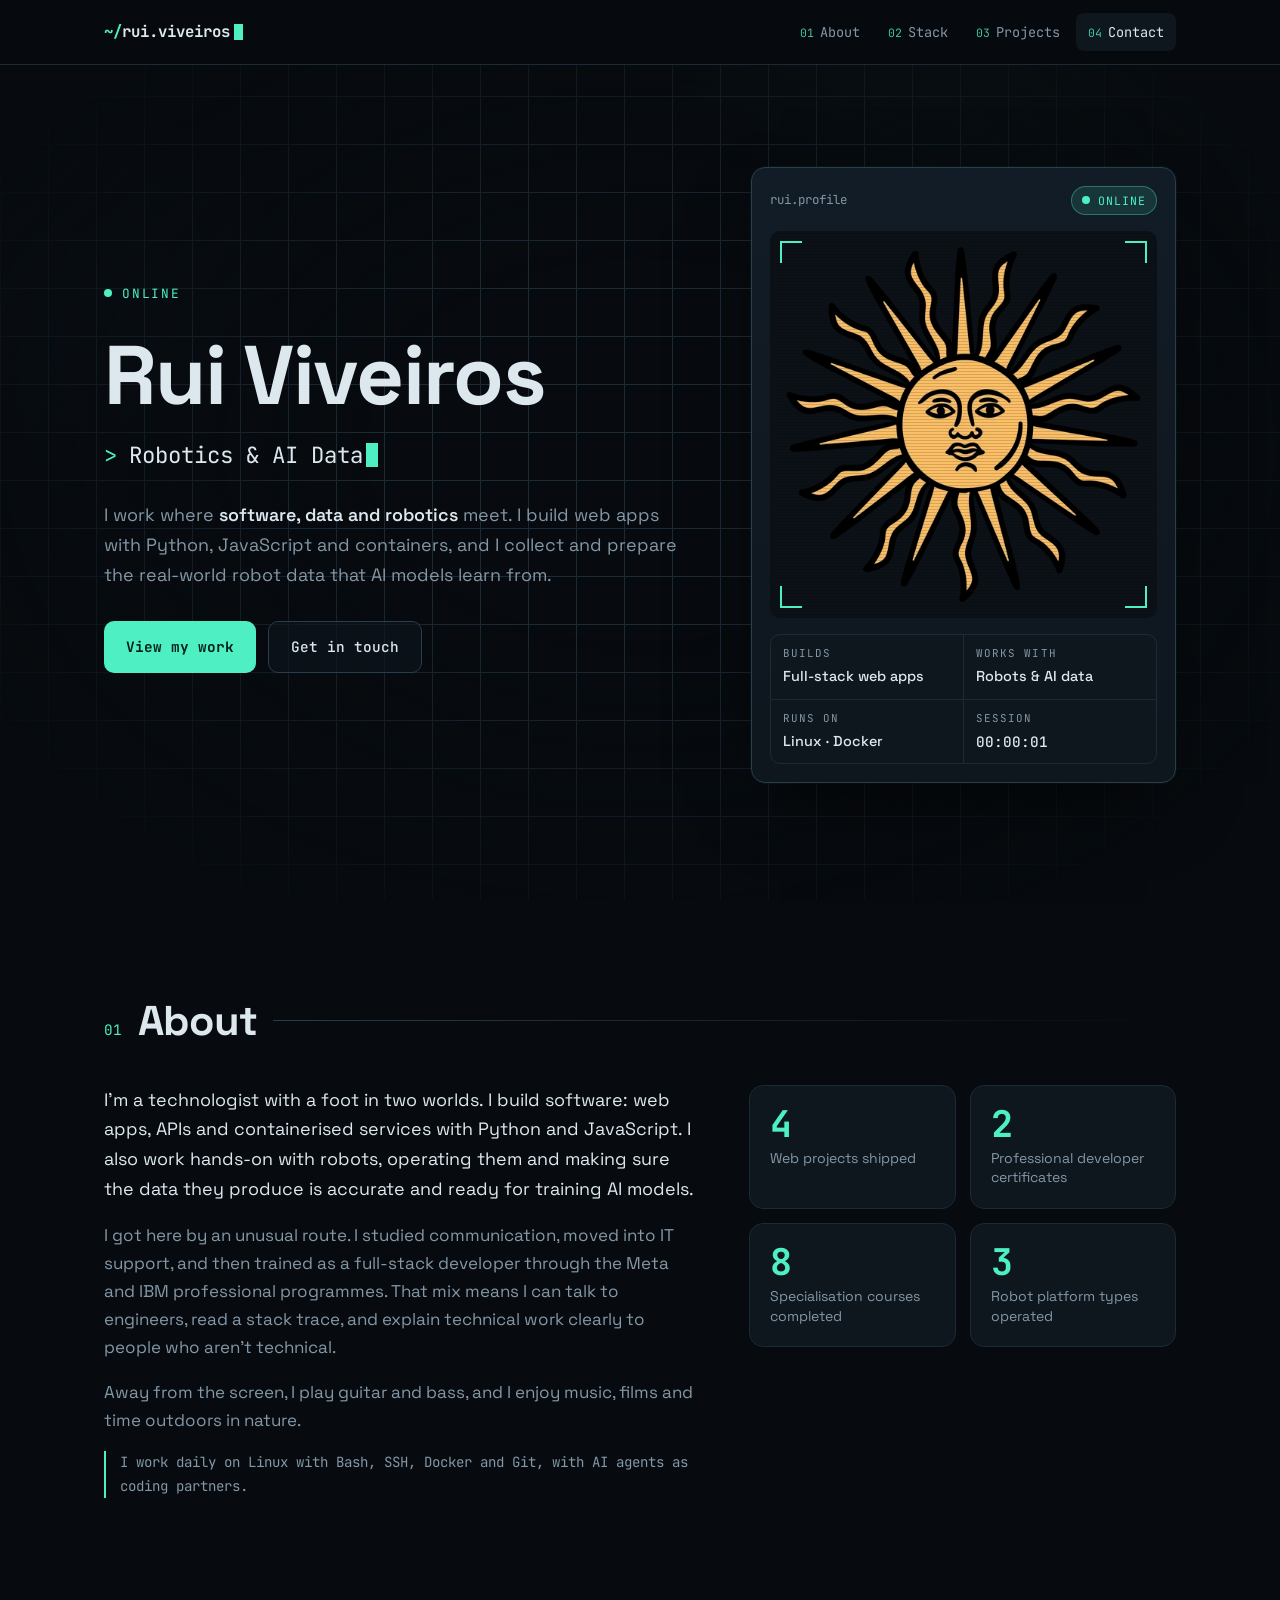
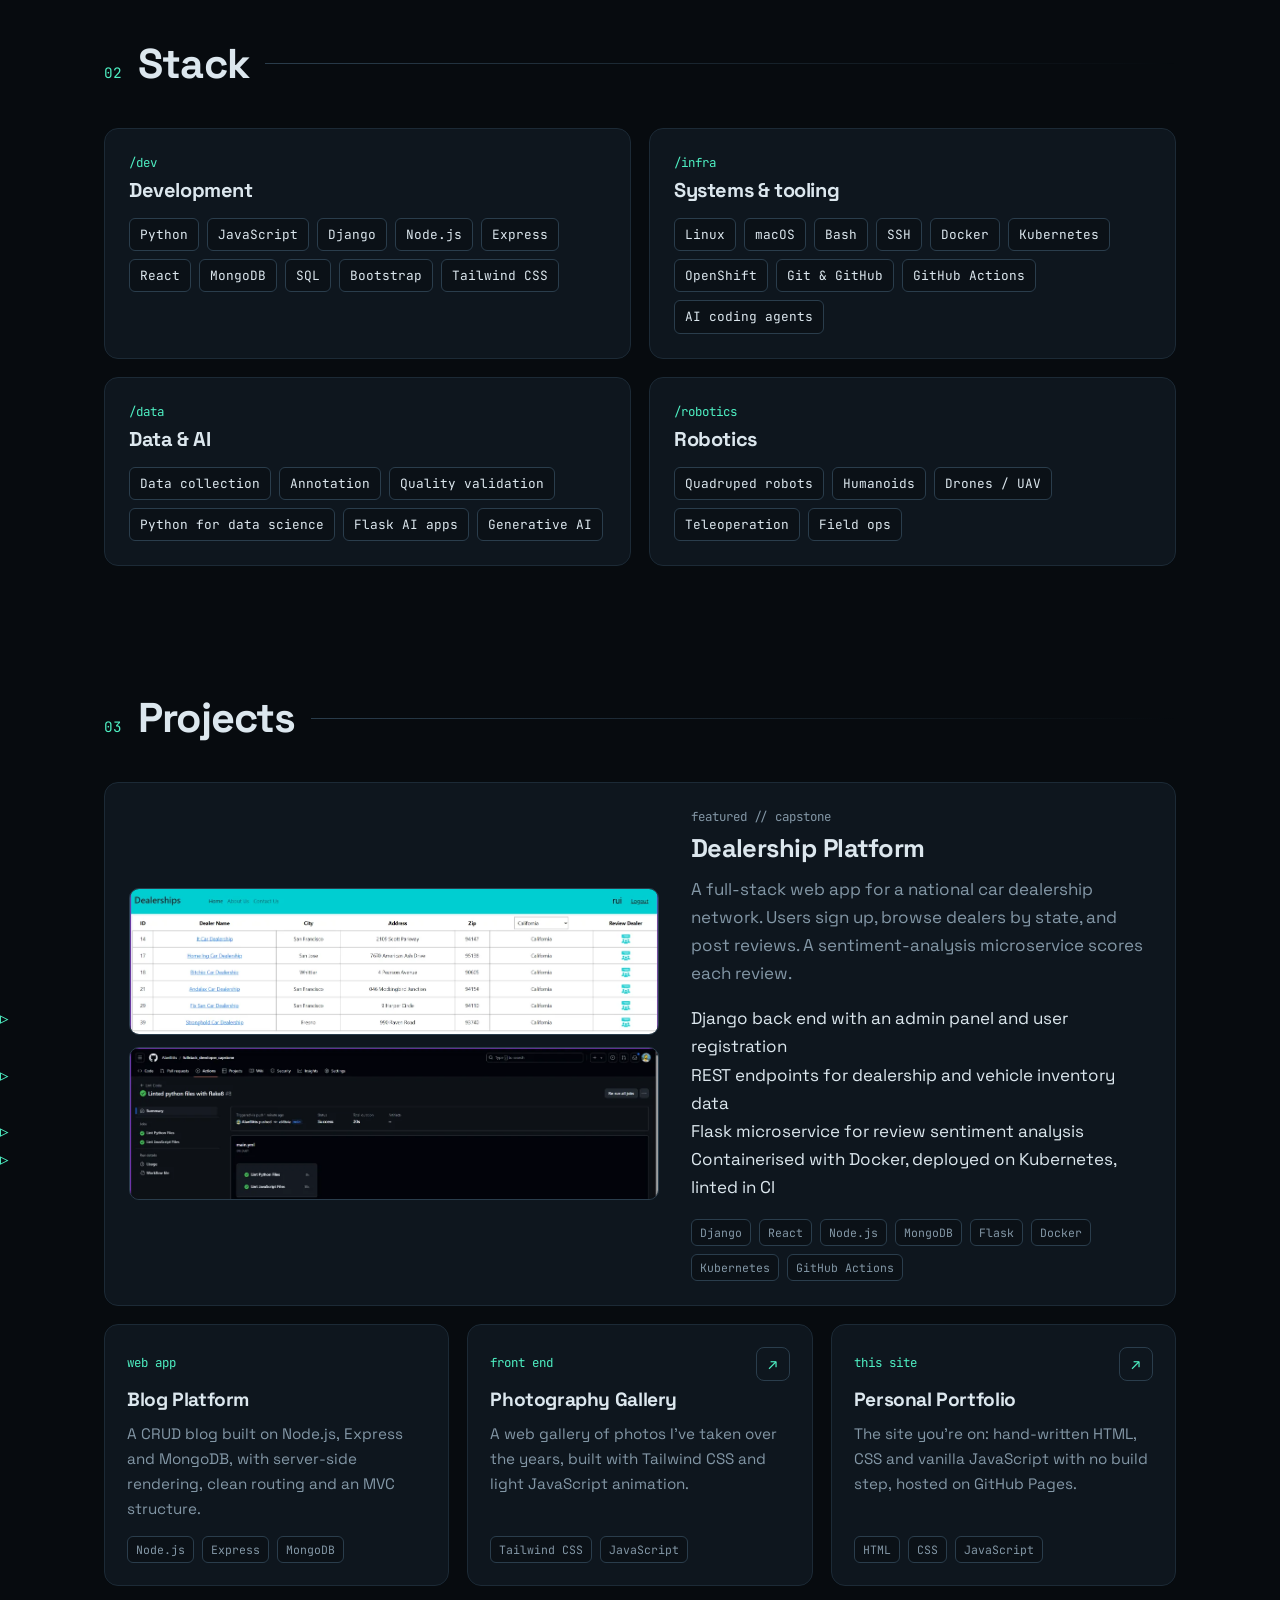
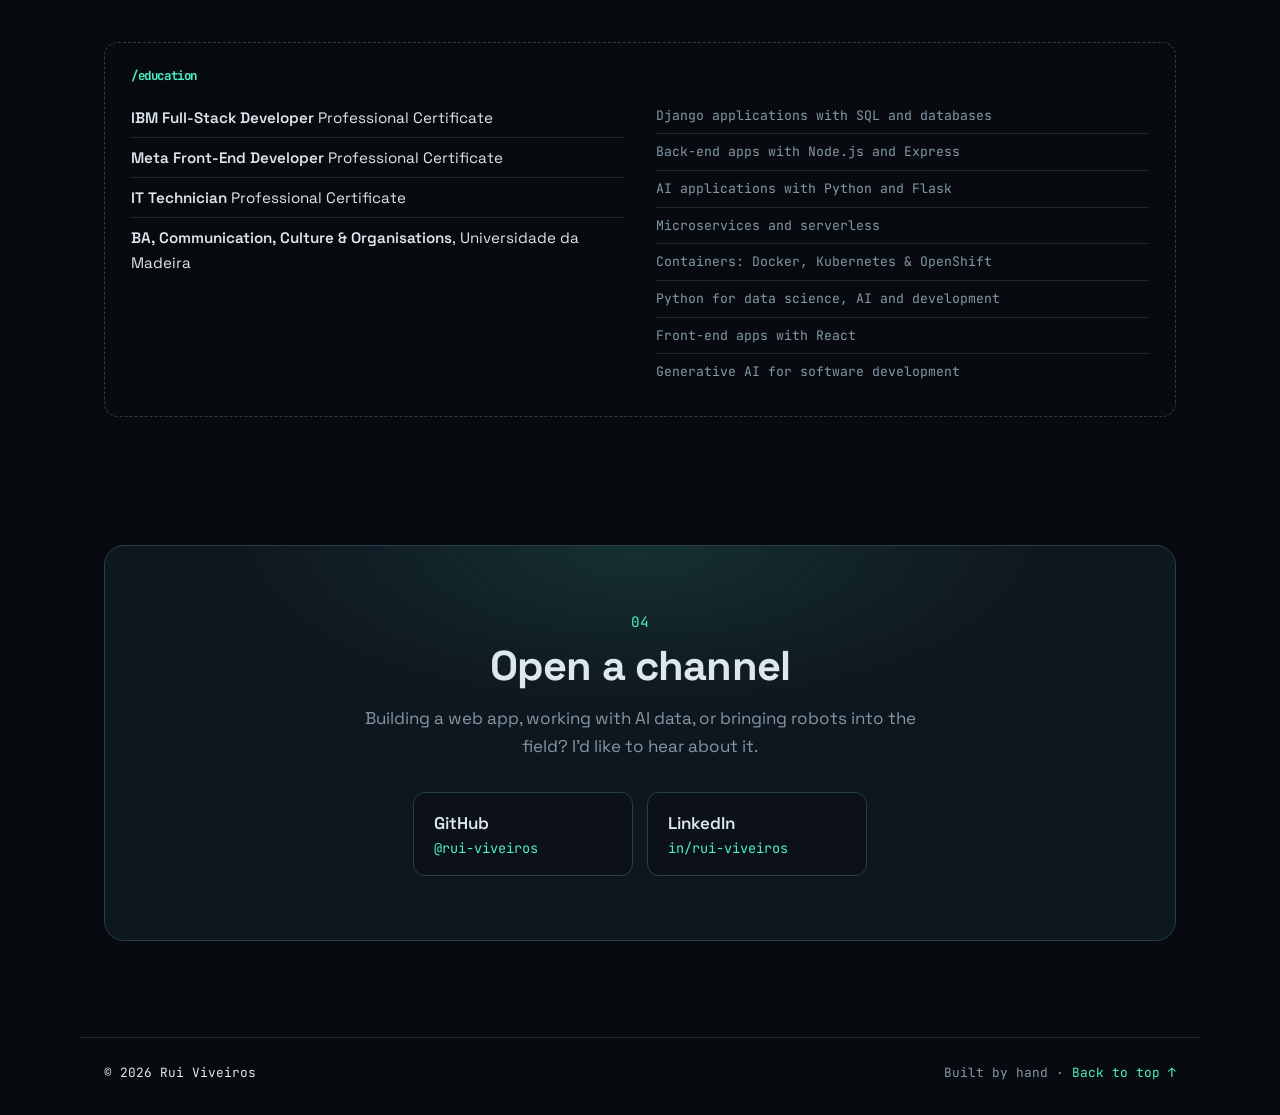
<file: index.html>
<!DOCTYPE html>
<html lang="en">
<head>
    <meta charset="UTF-8">
    <meta name="viewport" content="width=device-width, initial-scale=1.0">
    <title>Rui Viveiros | Robotics, AI Data &amp; Web Development</title>
    <meta name="description" content="Rui Viveiros works across robotics, AI training data and full-stack web development, with Python, JavaScript and containers.">
    <meta name="author" content="Rui Viveiros">
    <meta name="robots" content="index,follow">
    <meta name="theme-color" content="#070b0f">
    <meta property="og:title" content="Rui Viveiros | Robotics, AI Data &amp; Web Development">
    <meta property="og:description" content="Robotics, AI training data and full-stack web development.">
    <meta property="og:image" content="static/hero.jpeg">
    <link rel="icon" href="data:image/svg+xml,%3Csvg xmlns='http://www.w3.org/2000/svg' viewBox='0 0 32 32'%3E%3Crect width='32' height='32' rx='6' fill='%23070b0f'/%3E%3Ctext x='5' y='22' font-family='monospace' font-size='16' font-weight='700' fill='%234ef0c3'%3ERV%3C/text%3E%3C/svg%3E">
    <link rel="preconnect" href="https://fonts.googleapis.com">
    <link rel="preconnect" href="https://fonts.gstatic.com" crossorigin>
    <link href="https://fonts.googleapis.com/css2?family=JetBrains+Mono:wght@400;500;700&family=Space+Grotesk:wght@400;500;600;700&display=swap" rel="stylesheet">
    <link rel="stylesheet" href="css/styles.css">
    <script src="js/main.js" defer></script>
</head>
<body>
    <a class="skip-link" href="#main">Skip to content</a>

    <header class="site-header">
        <nav class="nav container" aria-label="Main navigation">
            <a class="brand" href="#top" aria-label="Rui Viveiros, back to top">
                <span class="brand-prompt">~/</span>rui.viveiros<span class="cursor" aria-hidden="true"></span>
            </a>
            <button class="nav-toggle" type="button" aria-controls="nav-links" aria-expanded="false">
                <span class="sr-only">Toggle navigation</span>
                <span class="nav-toggle-bar"></span>
                <span class="nav-toggle-bar"></span>
            </button>
            <ul class="nav-links" id="nav-links">
                <li><a href="#about"><span>01</span>About</a></li>
                <li><a href="#stack"><span>02</span>Stack</a></li>
                <li><a href="#projects"><span>03</span>Projects</a></li>
                <li><a href="#contact"><span>04</span>Contact</a></li>
            </ul>
        </nav>
    </header>

    <main id="main">
        <!-- HERO -->
        <section class="hero container" id="top">
            <div class="hero-copy">
                <p class="eyebrow"><span class="dot" aria-hidden="true"></span>Online</p>
                <h1>Rui Viveiros</h1>
                <p class="hero-role">
                    <span class="mono accent">&gt;</span>
                    <span class="typed" data-words="Robotics &amp; AI Data|Full-Stack Developer|Linux &amp; Containers">Robotics &amp; AI Data</span>
                </p>
                <p class="hero-lede">
                    I work where <strong>software, data and robotics</strong> meet. I build web apps with Python,
                    JavaScript and containers, and I collect and prepare the real-world robot data that AI models learn from.
                </p>
                <div class="hero-actions">
                    <a class="btn btn-primary" href="#projects">View my work</a>
                    <a class="btn btn-ghost" href="#contact">Get in touch</a>
                </div>
            </div>

            <aside class="hero-panel" aria-label="Profile">
                <div class="panel-head">
                    <span>rui.profile</span>
                    <span class="pill"><span class="dot" aria-hidden="true"></span>Online</span>
                </div>
                <div class="portrait">
                    <img src="static/hero.webp" alt="Portrait of Rui Viveiros" width="320" height="320">
                    <span class="corner tl" aria-hidden="true"></span>
                    <span class="corner tr" aria-hidden="true"></span>
                    <span class="corner bl" aria-hidden="true"></span>
                    <span class="corner br" aria-hidden="true"></span>
                    <span class="scanline" aria-hidden="true"></span>
                </div>
                <dl class="telemetry">
                    <div><dt>Builds</dt><dd>Full-stack web apps</dd></div>
                    <div><dt>Works with</dt><dd>Robots &amp; AI data</dd></div>
                    <div><dt>Runs on</dt><dd>Linux · Docker</dd></div>
                    <div><dt>Session</dt><dd class="mono" id="session-clock">00:00:00</dd></div>
                </dl>
            </aside>
        </section>

        <!-- ABOUT -->
        <section class="section container" id="about">
            <header class="section-head">
                <p class="section-index">01</p>
                <h2>About</h2>
            </header>
            <div class="about-grid">
                <div class="about-text reveal">
                    <p>
                        I'm a technologist with a foot in two worlds. I build software: web apps, APIs and
                        containerised services with Python and JavaScript. I also work hands-on with robots, operating
                        them and making sure the data they produce is accurate and ready for training AI models.
                    </p>
                    <p>
                        I got here by an unusual route. I studied communication, moved into IT support, and then trained as a
                        full-stack developer through the Meta and IBM professional programmes. That mix means I can talk to
                        engineers, read a stack trace, and explain technical work clearly to people who aren't technical.
                    </p>
                    <p>
                        Away from the screen, I play guitar and bass, and I enjoy music, films and time outdoors in nature.
                    </p>
                    <p class="mono muted">I work daily on Linux with Bash, SSH, Docker and Git, with AI agents as coding partners.</p>
                </div>
                <ul class="stats reveal" aria-label="At a glance">
                    <li><span class="stat-value">4</span><span class="stat-label">Web projects shipped</span></li>
                    <li><span class="stat-value">2</span><span class="stat-label">Professional developer certificates</span></li>
                    <li><span class="stat-value">8</span><span class="stat-label">Specialisation courses completed</span></li>
                    <li><span class="stat-value">3</span><span class="stat-label">Robot platform types operated</span></li>
                </ul>
            </div>
        </section>

        <!-- STACK -->
        <section class="section container" id="stack">
            <header class="section-head">
                <p class="section-index">02</p>
                <h2>Stack</h2>
            </header>
            <div class="stack-grid">
                <article class="stack-card reveal">
                    <p class="stack-path">/dev</p>
                    <h3>Development</h3>
                    <ul class="tags">
                        <li>Python</li><li>JavaScript</li><li>Django</li><li>Node.js</li>
                        <li>Express</li><li>React</li><li>MongoDB</li><li>SQL</li>
                        <li>Bootstrap</li><li>Tailwind CSS</li>
                    </ul>
                </article>
                <article class="stack-card reveal">
                    <p class="stack-path">/infra</p>
                    <h3>Systems &amp; tooling</h3>
                    <ul class="tags">
                        <li>Linux</li><li>macOS</li><li>Bash</li><li>SSH</li>
                        <li>Docker</li><li>Kubernetes</li><li>OpenShift</li>
                        <li>Git &amp; GitHub</li><li>GitHub Actions</li><li>AI coding agents</li>
                    </ul>
                </article>
                <article class="stack-card reveal">
                    <p class="stack-path">/data</p>
                    <h3>Data &amp; AI</h3>
                    <ul class="tags">
                        <li>Data collection</li><li>Annotation</li><li>Quality validation</li>
                        <li>Python for data science</li><li>Flask AI apps</li><li>Generative AI</li>
                    </ul>
                </article>
                <article class="stack-card reveal">
                    <p class="stack-path">/robotics</p>
                    <h3>Robotics</h3>
                    <ul class="tags">
                        <li>Quadruped robots</li><li>Humanoids</li><li>Drones / UAV</li>
                        <li>Teleoperation</li><li>Field ops</li>
                    </ul>
                </article>
            </div>
        </section>

        <!-- PROJECTS -->
        <section class="section container" id="projects">
            <header class="section-head">
                <p class="section-index">03</p>
                <h2>Projects</h2>
            </header>

            <article class="project-feature reveal">
                <div class="project-media">
                    <figure>
                        <img src="static/projects/dealership.webp" alt="Dealership platform: table of dealers filtered by state" loading="lazy" width="1151" height="316">
                    </figure>
                    <figure>
                        <img src="static/projects/dealership-ci.webp" alt="GitHub Actions run linting Python and JavaScript files" loading="lazy" width="1147" height="330">
                    </figure>
                </div>
                <div class="project-info">
                    <p class="stack-path">featured // capstone</p>
                    <h3>Dealership Platform</h3>
                    <p>
                        A full-stack web app for a national car dealership network. Users sign up, browse dealers
                        by state, and post reviews. A sentiment-analysis microservice scores each review.
                    </p>
                    <ul class="feature-list">
                        <li>Django back end with an admin panel and user registration</li>
                        <li>REST endpoints for dealership and vehicle inventory data</li>
                        <li>Flask microservice for review sentiment analysis</li>
                        <li>Containerised with Docker, deployed on Kubernetes, linted in CI</li>
                    </ul>
                    <ul class="tags small">
                        <li>Django</li><li>React</li><li>Node.js</li><li>MongoDB</li><li>Flask</li><li>Docker</li><li>Kubernetes</li><li>GitHub Actions</li>
                    </ul>
                </div>
            </article>

            <div class="project-grid">
                <article class="project-card reveal">
                    <div class="project-card-top">
                        <span class="stack-path">web app</span>
                    </div>
                    <h3>Blog Platform</h3>
                    <p>A CRUD blog built on Node.js, Express and MongoDB, with server-side rendering, clean routing and an MVC structure.</p>
                    <ul class="tags small"><li>Node.js</li><li>Express</li><li>MongoDB</li></ul>
                </article>
                <article class="project-card reveal">
                    <div class="project-card-top">
                        <span class="stack-path">front end</span>
                        <a class="project-link" href="https://alanbitts-gallery.netlify.app/" target="_blank" rel="noopener noreferrer" aria-label="Open the photography gallery (opens in a new tab)">↗</a>
                    </div>
                    <h3>Photography Gallery</h3>
                    <p>A web gallery of photos I've taken over the years, built with Tailwind CSS and light JavaScript animation.</p>
                    <ul class="tags small"><li>Tailwind CSS</li><li>JavaScript</li></ul>
                </article>
                <article class="project-card reveal">
                    <div class="project-card-top">
                        <span class="stack-path">this site</span>
                        <a class="project-link" href="https://github.com/rui-viveiros" target="_blank" rel="noopener noreferrer" aria-label="Open my GitHub profile (opens in a new tab)">↗</a>
                    </div>
                    <h3>Personal Portfolio</h3>
                    <p>The site you're on: hand-written HTML, CSS and vanilla JavaScript with no build step, hosted on GitHub Pages.</p>
                    <ul class="tags small"><li>HTML</li><li>CSS</li><li>JavaScript</li></ul>
                </article>
            </div>

            <div class="certs reveal">
                <h3 class="certs-title"><span class="stack-path">/education</span></h3>
                <div class="certs-grid">
                    <ul>
                        <li><strong>IBM Full-Stack Developer</strong> Professional Certificate</li>
                        <li><strong>Meta Front-End Developer</strong> Professional Certificate</li>
                        <li><strong>IT Technician</strong> Professional Certificate</li>
                        <li><strong>BA, Communication, Culture &amp; Organisations</strong>, Universidade da Madeira</li>
                    </ul>
                    <ul class="muted">
                        <li>Django applications with SQL and databases</li>
                        <li>Back-end apps with Node.js and Express</li>
                        <li>AI applications with Python and Flask</li>
                        <li>Microservices and serverless</li>
                        <li>Containers: Docker, Kubernetes &amp; OpenShift</li>
                        <li>Python for data science, AI and development</li>
                        <li>Front-end apps with React</li>
                        <li>Generative AI for software development</li>
                    </ul>
                </div>
            </div>
        </section>

        <!-- CONTACT -->
        <section class="section container" id="contact">
            <div class="contact-card reveal">
                <p class="section-index">04</p>
                <h2>Open a channel</h2>
                <p>Building a web app, working with AI data, or bringing robots into the field? I'd like to hear about it.</p>
                <div class="contact-links">
                    <a class="contact-link" href="https://github.com/rui-viveiros" target="_blank" rel="noopener noreferrer">
                        <span class="contact-label">GitHub</span>
                        <span class="mono">@rui-viveiros</span>
                    </a>
                    <a class="contact-link" href="https://www.linkedin.com/in/rui-viveiros/" target="_blank" rel="noopener noreferrer">
                        <span class="contact-label">LinkedIn</span>
                        <span class="mono">in/rui-viveiros</span>
                    </a>
                </div>
            </div>
        </section>
    </main>

    <footer class="site-footer container">
        <p class="mono">© <span id="year">2026</span> Rui Viveiros</p>
        <p class="mono muted">Built by hand · <a href="#top">Back to top ↑</a></p>
    </footer>
</body>
</html>
</file>
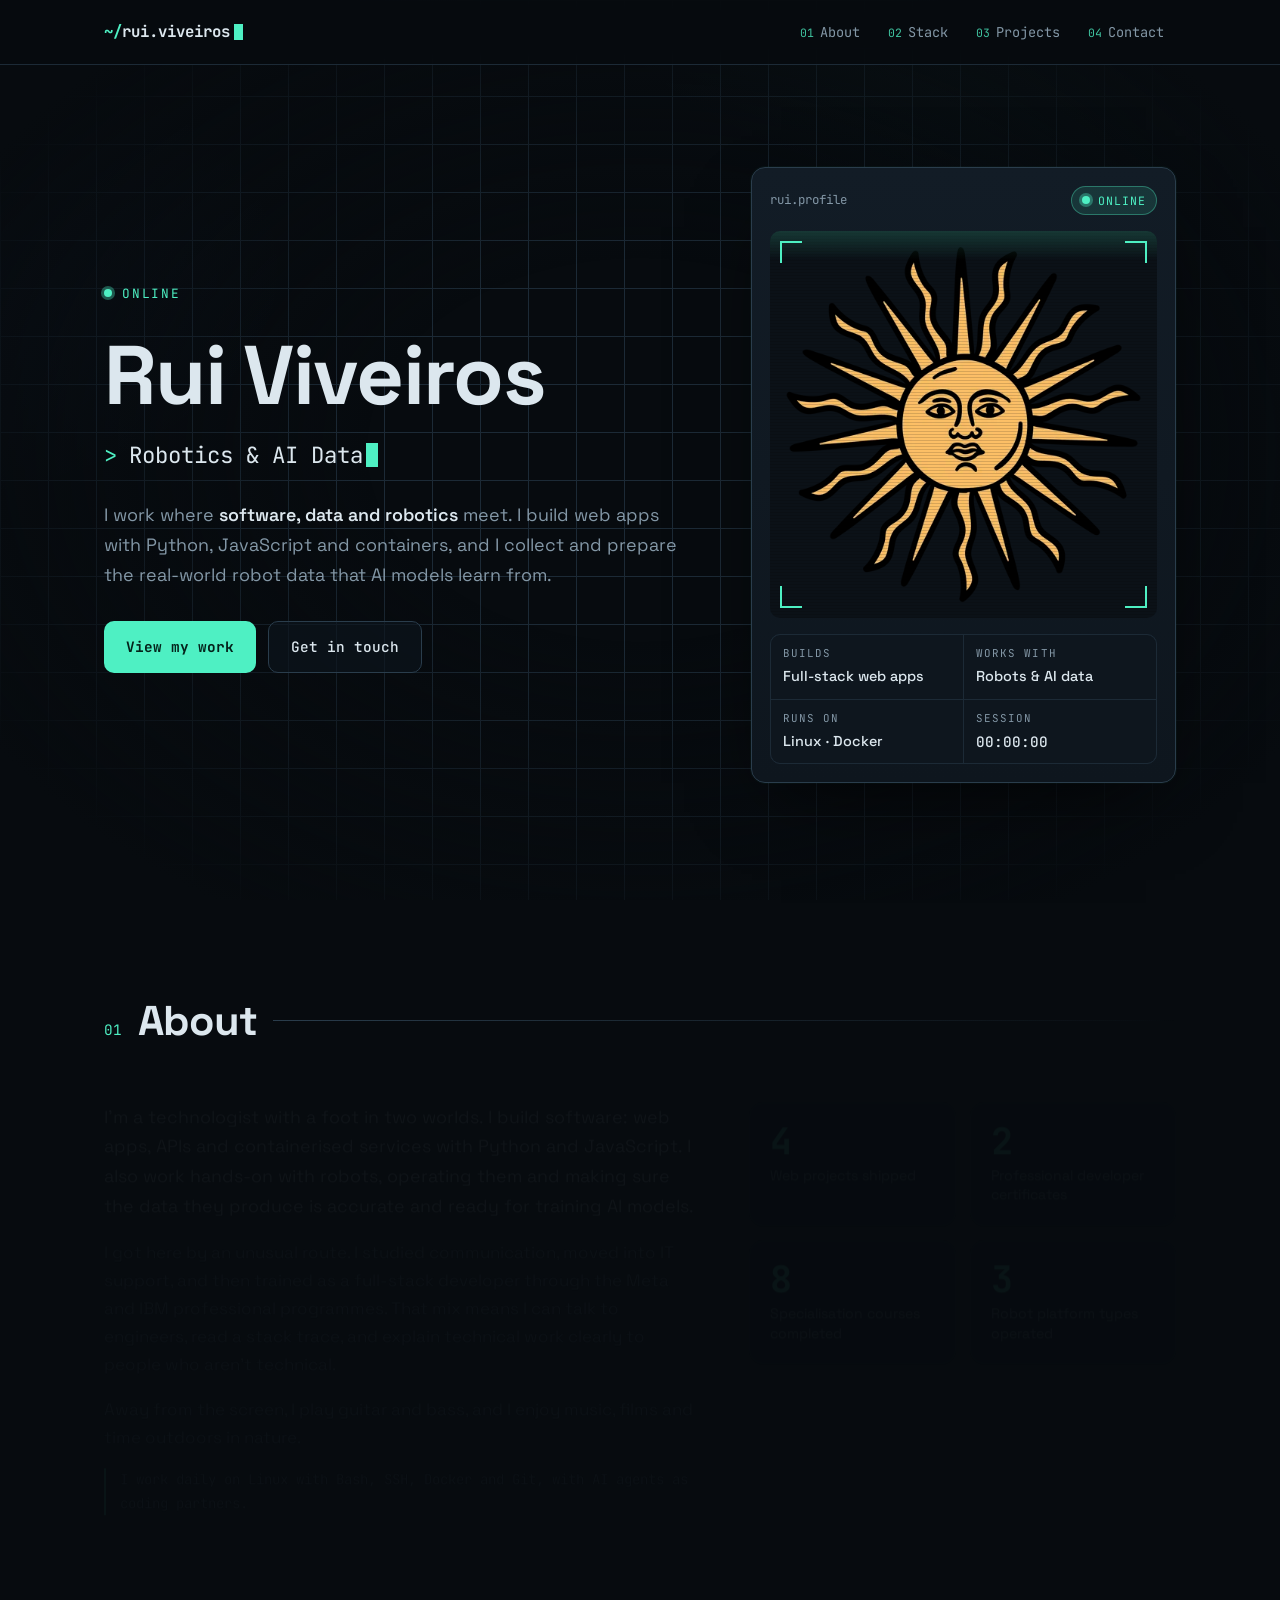
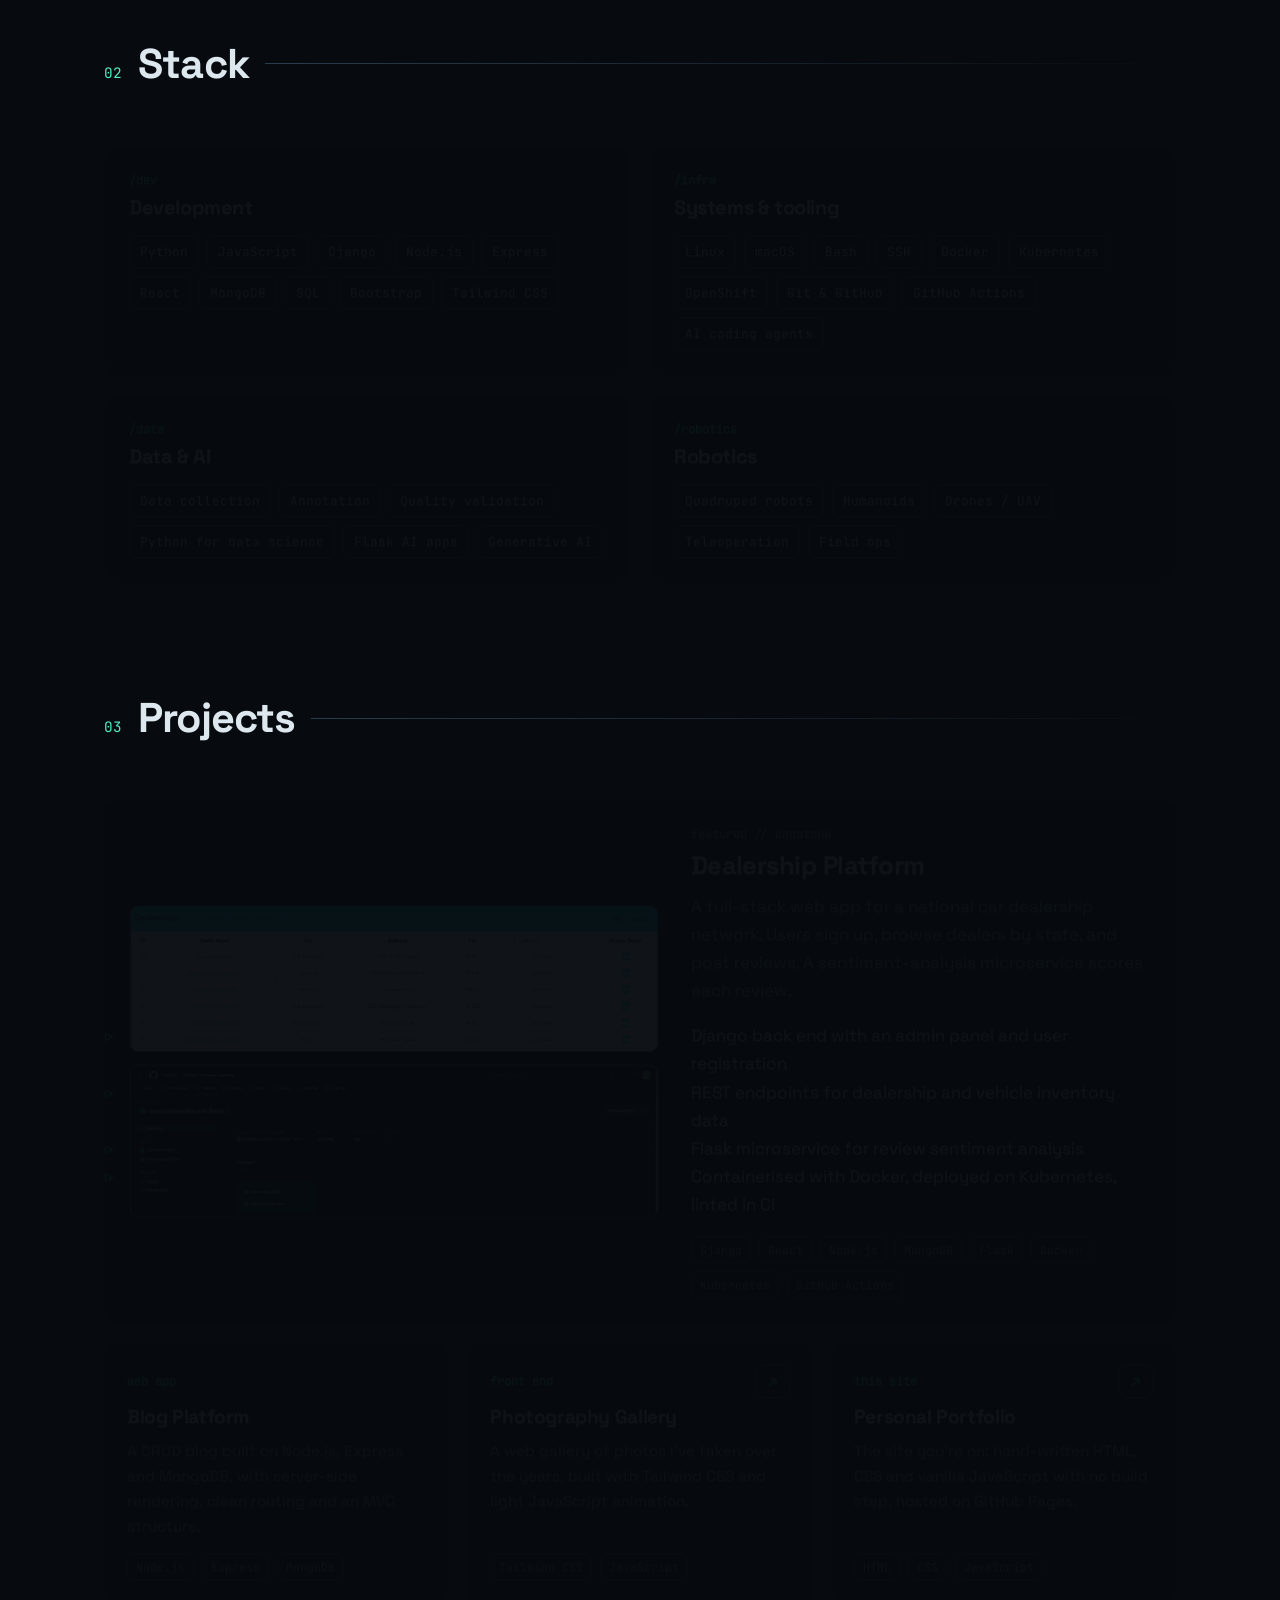
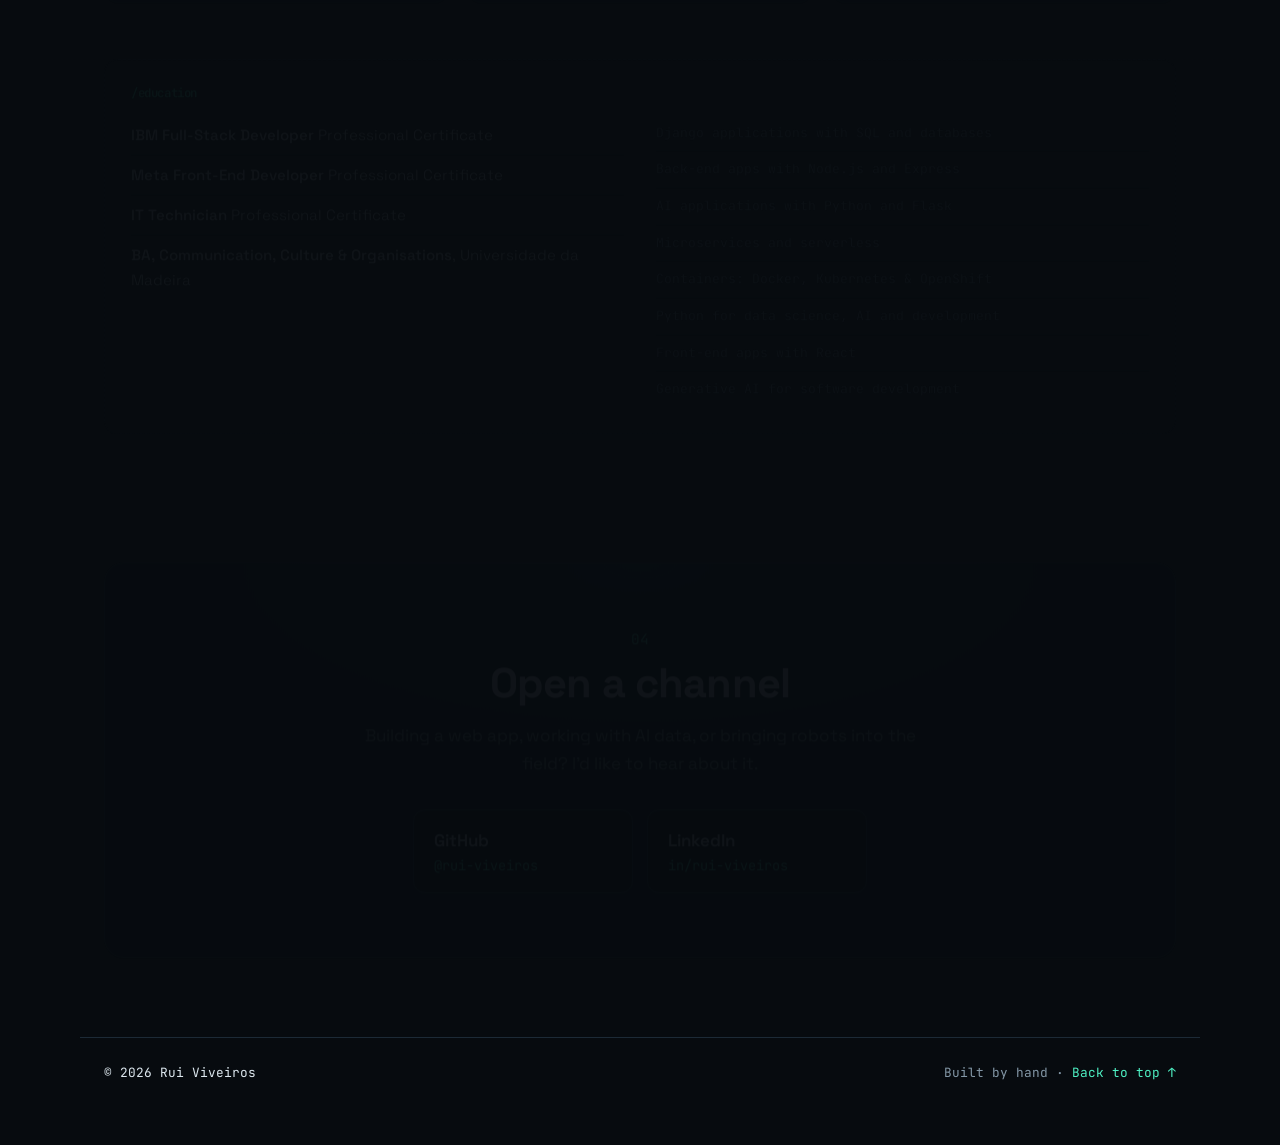
<file: links.html>
<!DOCTYPE html>
<html lang="en">
<head>
    <meta charset="UTF-8">
    <meta name="viewport" content="width=device-width, initial-scale=1.0">
    <title>Rui Viveiros | Links</title>
    <meta name="robots" content="noindex">
    <link rel="canonical" href="index.html#contact">
    <meta http-equiv="refresh" content="0; url=index.html#contact">
    <style>body{background:#070b0f;color:#dce7ee;font-family:monospace;padding:24px}a{color:#4ef0c3}</style>
</head>
<body>
    <p>Moved. <a href="index.html#contact">Continue to contact links →</a></p>
</body>
</html>
</file>
<file: css/styles.css>
@charset "UTF-8";
/* ==========================================================================
   Rui Viveiros — operator portfolio
   ========================================================================== */

:root {
  --bg: #070b0f;
  --bg-2: #0b1117;
  --panel: #0e161e;
  --panel-2: #121c26;
  --line: #1c2a36;
  --line-strong: #2a3d4c;
  --text: #dce7ee;
  --muted: #8397a6;
  --accent: #4ef0c3;
  --accent-dim: rgba(78, 240, 195, 0.12);
  --amber: #ffb547;
  --radius: 14px;
  --font-sans: "Space Grotesk", system-ui, -apple-system, "Segoe UI", sans-serif;
  --font-mono: "JetBrains Mono", ui-monospace, "SFMono-Regular", Menlo, monospace;
  --max: 1120px;
  --header-h: 64px;
  color-scheme: dark;
}

*, *::before, *::after { box-sizing: border-box; }

html { scroll-behavior: smooth; scroll-padding-top: calc(var(--header-h) + 16px); }

body {
  margin: 0;
  background-color: var(--bg);
  background-image:
    radial-gradient(900px 500px at 85% -10%, rgba(78, 240, 195, 0.08), transparent 60%),
    radial-gradient(700px 400px at -10% 30%, rgba(80, 140, 255, 0.06), transparent 60%),
    linear-gradient(var(--line) 1px, transparent 1px),
    linear-gradient(90deg, var(--line) 1px, transparent 1px);
  background-size: auto, auto, 48px 48px, 48px 48px;
  background-attachment: fixed;
  color: var(--text);
  font-family: var(--font-sans);
  font-size: 17px;
  line-height: 1.65;
  -webkit-font-smoothing: antialiased;
}

/* fade grid toward edges */
body::before {
  content: "";
  position: fixed;
  inset: 0;
  pointer-events: none;
  background: radial-gradient(ellipse at center, transparent 30%, var(--bg) 85%);
  z-index: -1;
}

img { max-width: 100%; height: auto; display: block; }
a { color: inherit; }
h1, h2, h3 { line-height: 1.15; margin: 0; letter-spacing: -0.02em; }
p { margin: 0 0 1em; }
ul { margin: 0; padding: 0; list-style: none; }

.container { width: 100%; max-width: var(--max); margin: 0 auto; padding: 0 24px; }
.mono { font-family: var(--font-mono); }
.muted { color: var(--muted); }
.accent { color: var(--accent); }
.sr-only {
  position: absolute; width: 1px; height: 1px; padding: 0; margin: -1px;
  overflow: hidden; clip: rect(0 0 0 0); white-space: nowrap; border: 0;
}

.skip-link {
  position: absolute; left: 16px; top: -48px; z-index: 100;
  background: var(--accent); color: var(--bg); padding: 8px 14px; border-radius: 8px;
  font-family: var(--font-mono); font-weight: 700; text-decoration: none;
}
.skip-link:focus { top: 12px; }

:focus-visible { outline: 2px solid var(--accent); outline-offset: 3px; border-radius: 6px; }

.dot {
  display: inline-block; width: 8px; height: 8px; border-radius: 50%;
  background: var(--accent); box-shadow: 0 0 0 0 rgba(78, 240, 195, 0.6);
  animation: pulse 2s infinite;
}
@keyframes pulse {
  0% { box-shadow: 0 0 0 0 rgba(78, 240, 195, 0.55); }
  70% { box-shadow: 0 0 0 8px rgba(78, 240, 195, 0); }
  100% { box-shadow: 0 0 0 0 rgba(78, 240, 195, 0); }
}

.pill {
  display: inline-flex; align-items: center; gap: 8px;
  padding: 4px 10px; border: 1px solid rgba(78, 240, 195, 0.35); border-radius: 999px;
  background: var(--accent-dim); color: var(--accent);
  font-family: var(--font-mono); font-size: 0.72rem; text-transform: uppercase; letter-spacing: 0.08em;
}

/* ---------- Header ---------- */
.site-header {
  position: sticky; top: 0; z-index: 50;
  background: rgba(7, 11, 15, 0.78);
  backdrop-filter: blur(12px);
  -webkit-backdrop-filter: blur(12px);
  border-bottom: 1px solid var(--line);
}
.nav { display: flex; align-items: center; justify-content: space-between; height: var(--header-h); }

.brand {
  font-family: var(--font-mono); font-weight: 700; font-size: 0.98rem; text-decoration: none;
  display: inline-flex; align-items: center;
}
.brand-prompt { color: var(--accent); }
.cursor {
  width: 9px; height: 1.05em; margin-left: 4px; background: var(--accent);
  animation: blink 1.1s steps(1) infinite;
}
@keyframes blink { 50% { opacity: 0; } }

.nav-links { display: flex; gap: 4px; }
.nav-links a {
  display: inline-flex; align-items: baseline; gap: 6px;
  padding: 8px 12px; border-radius: 8px;
  font-family: var(--font-mono); font-size: 0.85rem; text-decoration: none; color: var(--muted);
  transition: color .2s, background-color .2s;
}
.nav-links a span { color: var(--accent); font-size: 0.72rem; opacity: 0.8; }
.nav-links a:hover, .nav-links a.is-active { color: var(--text); background: var(--panel); }

.nav-toggle {
  display: none; width: 42px; height: 42px; border-radius: 10px;
  border: 1px solid var(--line-strong); background: var(--panel); cursor: pointer;
  flex-direction: column; align-items: center; justify-content: center; gap: 6px;
}
.nav-toggle-bar { width: 18px; height: 2px; background: var(--text); transition: transform .25s; }
.nav-toggle[aria-expanded="true"] .nav-toggle-bar:first-of-type { transform: translateY(4px) rotate(45deg); }
.nav-toggle[aria-expanded="true"] .nav-toggle-bar:last-of-type { transform: translateY(-4px) rotate(-45deg); }

/* ---------- Hero ---------- */
.hero {
  display: grid; grid-template-columns: 1.25fr 0.9fr; gap: 56px; align-items: center;
  min-height: calc(100vh - var(--header-h)); padding-top: 56px; padding-bottom: 72px;
}
.eyebrow {
  display: inline-flex; align-items: center; gap: 10px; margin-bottom: 24px;
  font-family: var(--font-mono); font-size: 0.8rem; text-transform: uppercase; letter-spacing: 0.14em;
  color: var(--accent);
}
.hero h1 { font-size: clamp(2.8rem, 7vw, 5.2rem); font-weight: 700; }
.hero-role {
  display: flex; align-items: center; gap: 12px; margin: 14px 0 26px;
  font-family: var(--font-mono); font-size: clamp(1.05rem, 2.2vw, 1.4rem); color: var(--text);
  min-height: 1.6em;
}
.typed::after {
  content: ""; display: inline-block; width: 0.55em; height: 1.1em; margin-left: 3px;
  background: var(--accent); vertical-align: -0.18em; animation: blink 1.1s steps(1) infinite;
}
.hero-lede { max-width: 56ch; color: var(--muted); font-size: 1.12rem; }
.hero-lede strong { color: var(--text); font-weight: 600; }

.hero-actions { display: flex; flex-wrap: wrap; gap: 12px; margin-top: 32px; }
.btn {
  display: inline-flex; align-items: center; justify-content: center; gap: 8px;
  padding: 13px 22px; border-radius: 10px; text-decoration: none;
  font-family: var(--font-mono); font-size: 0.9rem; font-weight: 500;
  transition: transform .15s, background-color .2s, border-color .2s, color .2s;
}
.btn:hover { transform: translateY(-2px); }
.btn-primary { background: var(--accent); color: #04221a; font-weight: 700; }
.btn-primary:hover { background: #7cf6d4; }
.btn-ghost { border: 1px solid var(--line-strong); color: var(--text); background: rgba(14, 22, 30, 0.6); }
.btn-ghost:hover { border-color: var(--accent); color: var(--accent); }

.hero-panel {
  background: linear-gradient(180deg, var(--panel-2), var(--panel));
  border: 1px solid var(--line-strong); border-radius: var(--radius); padding: 18px;
  box-shadow: 0 30px 80px -30px rgba(0, 0, 0, 0.8), 0 0 0 1px rgba(78, 240, 195, 0.04);
}
.panel-head {
  display: flex; align-items: center; justify-content: space-between; gap: 12px; margin-bottom: 16px;
  font-family: var(--font-mono); font-size: 0.78rem; color: var(--muted);
}
.portrait { position: relative; border-radius: 10px; overflow: hidden; aspect-ratio: 1 / 1; background: var(--bg-2); }
.portrait img { width: 100%; height: 100%; object-fit: cover; filter: saturate(0.85) contrast(1.05); }
.portrait::after {
  content: ""; position: absolute; inset: 0; pointer-events: none;
  background: repeating-linear-gradient(0deg, rgba(0,0,0,0.14) 0 1px, transparent 1px 3px);
  mix-blend-mode: multiply;
}
.corner { position: absolute; width: 22px; height: 22px; border: 2px solid var(--accent); z-index: 2; }
.corner.tl { top: 10px; left: 10px; border-right: 0; border-bottom: 0; }
.corner.tr { top: 10px; right: 10px; border-left: 0; border-bottom: 0; }
.corner.bl { bottom: 10px; left: 10px; border-right: 0; border-top: 0; }
.corner.br { bottom: 10px; right: 10px; border-left: 0; border-top: 0; }
.scanline {
  position: absolute; left: 0; right: 0; height: 60px; top: -60px; z-index: 1;
  background: linear-gradient(180deg, transparent, rgba(78, 240, 195, 0.18), transparent);
  animation: scan 5s linear infinite;
}
@keyframes scan { to { top: 100%; } }

.telemetry {
  display: grid; grid-template-columns: 1fr 1fr; gap: 1px; margin: 16px 0 0;
  background: var(--line); border: 1px solid var(--line); border-radius: 10px; overflow: hidden;
}
.telemetry div { background: var(--panel); padding: 10px 12px; }
.telemetry dt { font-family: var(--font-mono); font-size: 0.68rem; text-transform: uppercase; letter-spacing: 0.1em; color: var(--muted); }
.telemetry dd { margin: 2px 0 0; font-size: 0.9rem; font-weight: 500; }

/* ---------- Sections ---------- */
.section { padding-top: 96px; padding-bottom: 32px; }
.section-head { display: flex; align-items: baseline; gap: 16px; margin-bottom: 40px; }
.section-head::after { content: ""; flex: 1; height: 1px; background: linear-gradient(90deg, var(--line-strong), transparent); align-self: center; }
.section-index { margin: 0; font-family: var(--font-mono); color: var(--accent); font-size: 0.9rem; }
.section h2 { font-size: clamp(1.9rem, 4vw, 2.6rem); }

/* About */
.about-grid { display: grid; grid-template-columns: 1.4fr 1fr; gap: 48px; align-items: start; }
.about-text p { color: var(--muted); }
.about-text p:first-child { color: var(--text); font-size: 1.12rem; }
.about-text .mono { font-size: 0.88rem; border-left: 2px solid var(--accent); padding-left: 14px; }

.stats { display: grid; grid-template-columns: 1fr 1fr; gap: 14px; }
.stats li {
  background: var(--panel); border: 1px solid var(--line); border-radius: var(--radius);
  padding: 20px; display: flex; flex-direction: column; gap: 6px;
}
.stat-value { font-family: var(--font-mono); font-size: 2.3rem; font-weight: 700; color: var(--accent); line-height: 1; }
.stat-label { color: var(--muted); font-size: 0.88rem; line-height: 1.4; }

  content: ""; position: absolute; left: 155px; top: 10px; width: 11px; height: 11px; border-radius: 50%;
  background: var(--bg); border: 2px solid var(--line-strong);
}
  background: var(--panel); border: 1px solid var(--line); border-radius: var(--radius); padding: 24px 26px;
  transition: border-color .2s;
}
.feature-list li { position: relative; padding-left: 20px; color: var(--muted); margin-bottom: 8px; }
.feature-list li::before { content: "\25B9"; position: absolute; left: 0; color: var(--accent); }

/* Stack */
.stack-grid { display: grid; grid-template-columns: repeat(2, 1fr); gap: 18px; }
.stack-card {
  background: var(--panel); border: 1px solid var(--line); border-radius: var(--radius); padding: 24px;
  transition: border-color .2s, transform .2s;
}
.stack-card:hover { border-color: rgba(78, 240, 195, 0.35); transform: translateY(-3px); }
.stack-path { display: block; margin: 0 0 6px; font-family: var(--font-mono); font-size: 0.78rem; color: var(--accent); text-transform: lowercase; }
.stack-card h3 { font-size: 1.25rem; margin-bottom: 16px; }

.tags { display: flex; flex-wrap: wrap; gap: 8px; }
.tags li {
  font-family: var(--font-mono); font-size: 0.8rem; padding: 5px 10px; border-radius: 6px;
  background: var(--bg-2); border: 1px solid var(--line-strong); color: var(--text);
}
.tags.small li { font-size: 0.72rem; padding: 3px 8px; color: var(--muted); }

/* Projects */
.project-feature {
  display: grid; grid-template-columns: 1.15fr 1fr; gap: 32px; align-items: center;
  background: var(--panel); border: 1px solid var(--line); border-radius: var(--radius); padding: 24px;
  margin-bottom: 18px;
}
.project-media { display: grid; gap: 12px; }
.project-media figure {
  margin: 0; border-radius: 10px; overflow: hidden; border: 1px solid var(--line-strong); background: #fff;
}
.project-info h3 { font-size: 1.6rem; margin-bottom: 12px; }
.project-info > p { color: var(--muted); }
.feature-list { margin-bottom: 18px; }

.project-grid { display: grid; grid-template-columns: repeat(3, 1fr); gap: 18px; }
.project-card {
  display: flex; flex-direction: column; background: var(--panel); border: 1px solid var(--line);
  border-radius: var(--radius); padding: 22px; transition: border-color .2s, transform .2s;
}
.project-card:hover { border-color: rgba(78, 240, 195, 0.35); transform: translateY(-3px); }
.project-card-top { display: flex; justify-content: space-between; align-items: center; min-height: 34px; margin-bottom: 8px; }
.project-card-top .stack-path { margin: 0; }
.project-link {
  display: inline-grid; place-items: center; width: 34px; height: 34px; border-radius: 8px;
  border: 1px solid var(--line-strong); text-decoration: none; color: var(--accent); font-size: 1rem;
  transition: background-color .2s;
}
.project-link:hover { background: var(--accent-dim); }
.project-card h3 { font-size: 1.2rem; margin-bottom: 10px; }
.project-card p { color: var(--muted); font-size: 0.95rem; flex: 1; }

.certs { margin-top: 56px; border: 1px dashed var(--line-strong); border-radius: var(--radius); padding: 26px; }
.certs-title { margin-bottom: 14px; }
.certs-grid { display: grid; grid-template-columns: 1fr 1fr; gap: 32px; }
.certs-grid li { padding: 7px 0; border-bottom: 1px solid var(--line); font-size: 0.95rem; }
.certs-grid li:last-child { border-bottom: 0; }
.certs-grid strong { font-weight: 600; }
.certs-grid .muted li { font-family: var(--font-mono); font-size: 0.82rem; }

/* Contact */
.contact-card {
  text-align: center; padding: 64px 28px; border-radius: 20px;
  background: radial-gradient(600px 240px at 50% 0%, rgba(78, 240, 195, 0.12), transparent 70%), var(--panel);
  border: 1px solid var(--line-strong);
}
.contact-card h2 { margin: 8px 0 14px; }
.contact-card > p:not(.section-index) { color: var(--muted); max-width: 52ch; margin: 0 auto 32px; }
.contact-links { display: flex; justify-content: center; flex-wrap: wrap; gap: 14px; }
.contact-link {
  display: flex; flex-direction: column; align-items: flex-start; min-width: 220px;
  padding: 16px 20px; border-radius: 12px; border: 1px solid var(--line-strong); background: var(--bg-2);
  text-decoration: none; transition: border-color .2s, transform .2s;
}
.contact-link:hover { border-color: var(--accent); transform: translateY(-2px); }
.contact-label { font-weight: 600; }
.contact-link .mono { color: var(--accent); font-size: 0.85rem; }

/* Footer */
.site-footer {
  display: flex; justify-content: space-between; flex-wrap: wrap; gap: 8px;
  margin-top: 64px; padding-top: 24px; padding-bottom: 32px; border-top: 1px solid var(--line);
  font-size: 0.8rem;
}
.site-footer p { margin: 0; }
.site-footer a { color: var(--accent); text-decoration: none; }

/* Reveal on scroll (only when JS is running) */
.js .reveal { opacity: 0; transform: translateY(18px); transition: opacity .6s ease, transform .6s ease; }
.js .reveal.is-visible { opacity: 1; transform: none; }

/* ---------- Responsive ---------- */
@media (max-width: 960px) {
  .hero { grid-template-columns: 1fr; min-height: 0; gap: 40px; padding-top: 40px; }
  .hero-panel { max-width: 420px; }
  .about-grid, .project-feature { grid-template-columns: 1fr; }
  .project-grid { grid-template-columns: 1fr 1fr; }
}

@media (max-width: 760px) {
  body { font-size: 16px; }
  .container { padding: 0 16px; }
  .nav-toggle { display: flex; }
  .nav-links {
    position: absolute; top: var(--header-h); left: 0; right: 0;
    flex-direction: column; gap: 0; padding: 8px 16px 16px;
    background: rgba(7, 11, 15, 0.97); border-bottom: 1px solid var(--line);
    display: none;
  }
  .nav.is-open .nav-links { display: flex; }
  .nav-links a { padding: 14px 8px; width: 100%; border-bottom: 1px solid var(--line); border-radius: 0; }

  .section { padding-top: 72px; }
  .stack-grid, .project-grid, .certs-grid { grid-template-columns: 1fr; }
  .certs-grid { gap: 8px; }
  .project-feature { padding: 16px; }
  .contact-card { padding: 48px 18px; }
  .contact-link { min-width: 0; width: 100%; }
  .stats li { padding: 16px; }
  .stat-value { font-size: 1.9rem; }
}

@media (prefers-reduced-motion: reduce) {
  html { scroll-behavior: auto; }
  *, *::before, *::after { animation: none !important; transition: none !important; }
  .js .reveal { opacity: 1; transform: none; }
  .scanline { display: none; }
}
</file>
